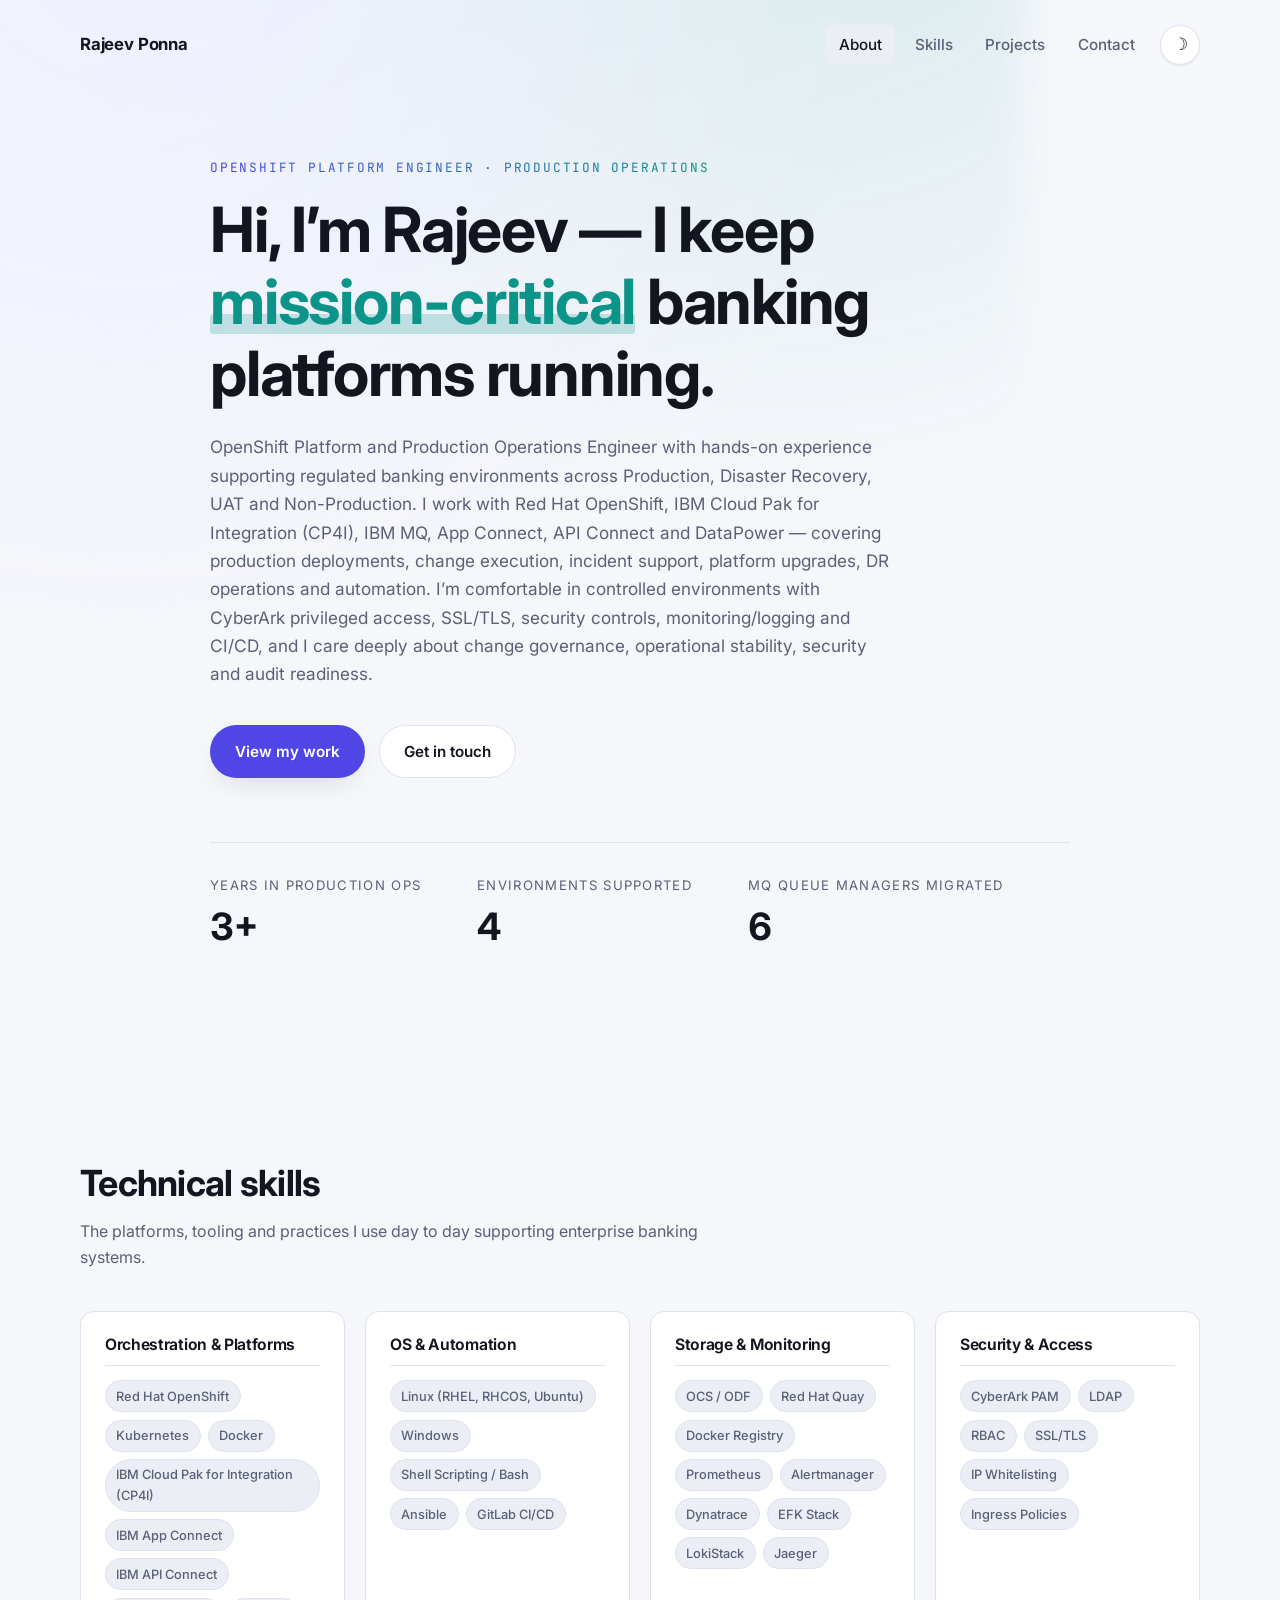
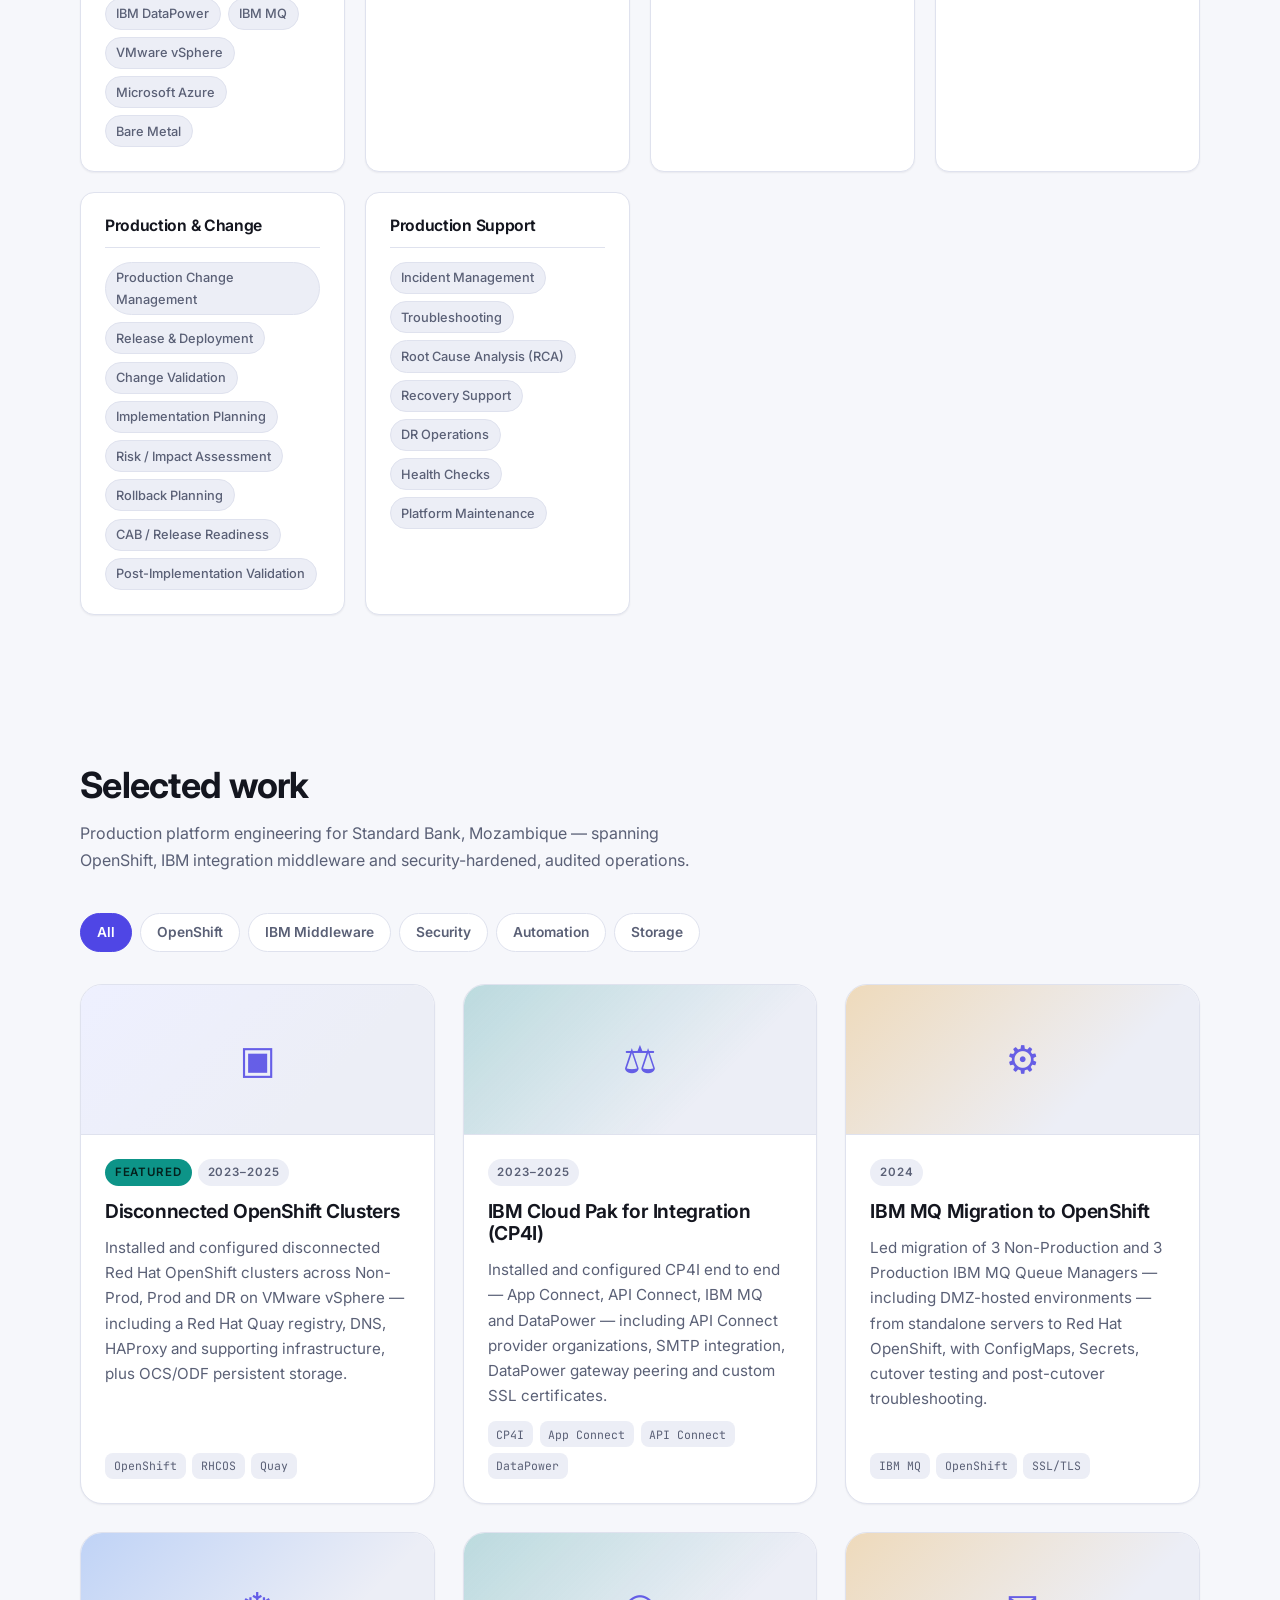
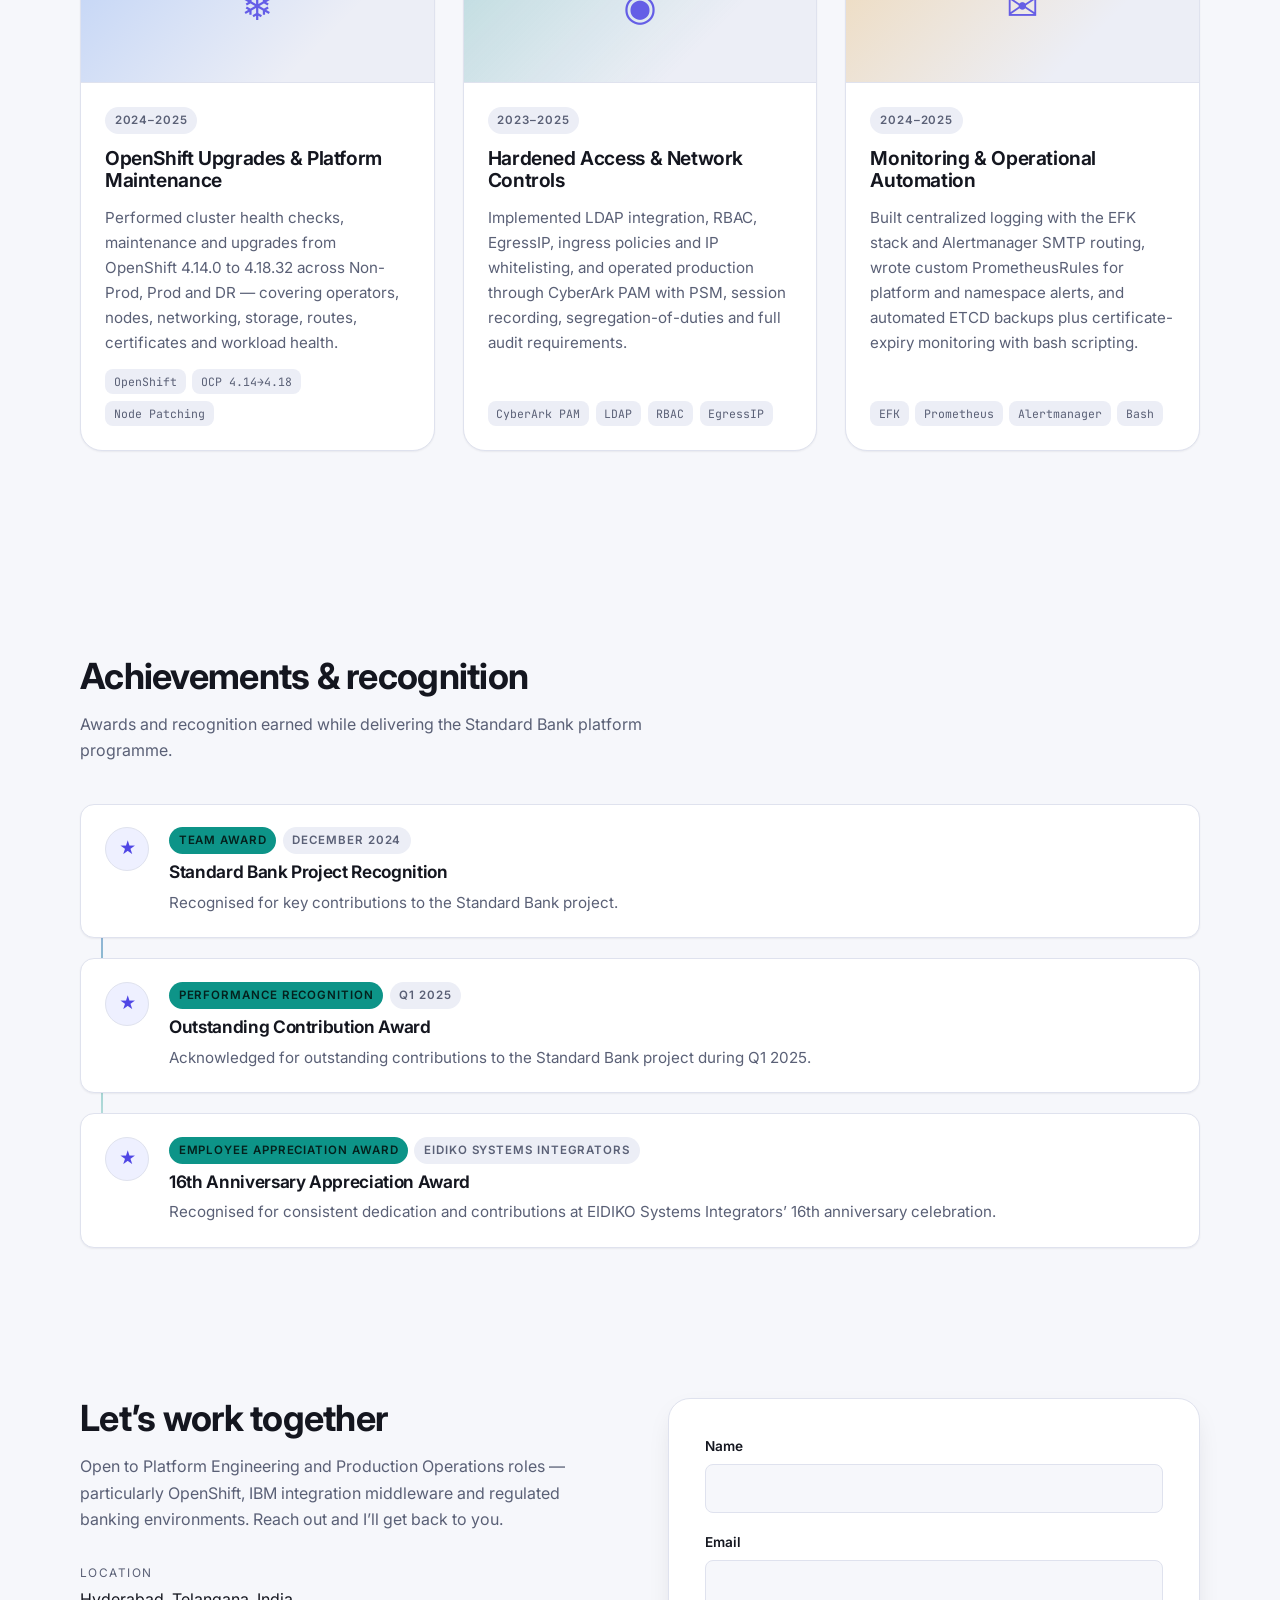
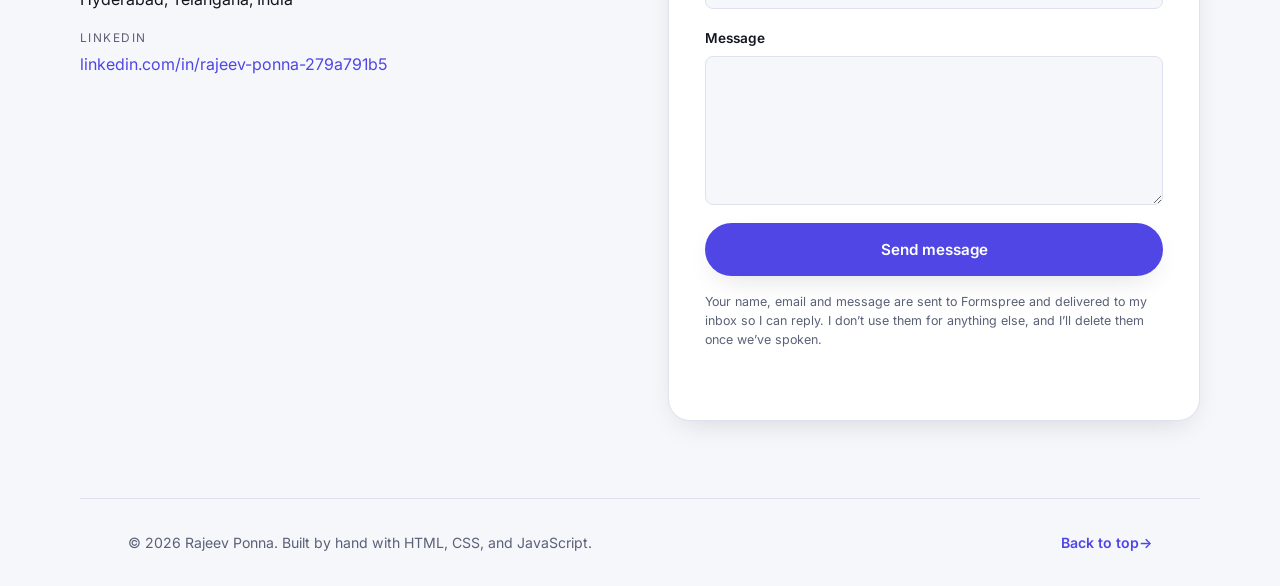
<file: index.html>
<!DOCTYPE html>
<html lang="en">
<head>
  <meta charset="UTF-8" />
  <meta name="viewport" content="width=device-width, initial-scale=1.0" />
  <meta name="description" content="Portfolio of Rajeev Ponna, an OpenShift Platform & Production Operations Engineer supporting regulated banking environments." />
  <title>Rajeev Ponna &mdash; OpenShift Platform Engineer</title>
  <link rel="preconnect" href="https://fonts.googleapis.com" />
  <link rel="preconnect" href="https://fonts.gstatic.com" crossorigin />
  <link
    href="https://fonts.googleapis.com/css2?family=Inter:wght@400;500;600;700&family=JetBrains+Mono:wght@500&display=swap"
    rel="stylesheet"
  />
  <link rel="stylesheet" href="styles.css" />
</head>
<body>
  <a class="skip-link" href="#main">Skip to content</a>

  <header class="site-header" id="top">
    <nav class="nav" aria-label="Main navigation">
      <a class="nav__brand" href="#top">Rajeev&nbsp;Ponna</a>
      <button
        class="nav__toggle"
        type="button"
        aria-expanded="false"
        aria-controls="nav-menu"
        aria-label="Toggle navigation menu"
      >
        <span class="nav__toggle-bar"></span>
        <span class="nav__toggle-bar"></span>
        <span class="nav__toggle-bar"></span>
      </button>
      <ul class="nav__menu" id="nav-menu">
        <li><a href="#about">About</a></li>
        <li><a href="#skills">Skills</a></li>
        <li><a href="#projects">Projects</a></li>
        <li><a href="#contact">Contact</a></li>
        <li>
          <button class="theme-toggle" type="button" aria-label="Toggle color theme" title="Toggle color theme">
            <span class="theme-toggle__icon" aria-hidden="true">&#9789;</span>
          </button>
        </li>
      </ul>
    </nav>

    <div class="hero" id="about">
      <p class="hero__eyebrow">OpenShift Platform Engineer &middot; Production Operations</p>
      <h1 class="hero__title">
        Hi, I&rsquo;m Rajeev &mdash; I keep <span class="highlight">mission-critical</span> banking platforms running.
      </h1>
      <p class="hero__bio">
        OpenShift Platform and Production Operations Engineer with hands-on experience supporting regulated
        banking environments across Production, Disaster Recovery, UAT and Non-Production. I work with Red Hat
        OpenShift, IBM Cloud Pak for Integration (CP4I), IBM MQ, App Connect, API Connect and DataPower &mdash;
        covering production deployments, change execution, incident support, platform upgrades, DR operations
        and automation. I&rsquo;m comfortable in controlled environments with CyberArk privileged access,
        SSL/TLS, security controls, monitoring/logging and CI/CD, and I care deeply about change governance,
        operational stability, security and audit readiness.
      </p>
      <div class="hero__actions">
        <a class="btn btn--primary" href="#projects">View my work</a>
        <a class="btn btn--ghost" href="#contact">Get in touch</a>
      </div>
      <dl class="hero__stats">
        <div class="stat">
          <dt class="stat__label">Years in production ops</dt>
          <dd class="stat__value" data-count-to="3" data-suffix="+">0</dd>
        </div>
        <div class="stat">
          <dt class="stat__label">Environments supported</dt>
          <dd class="stat__value" data-count-to="4">0</dd>
        </div>
        <div class="stat">
          <dt class="stat__label">MQ queue managers migrated</dt>
          <dd class="stat__value" data-count-to="6">0</dd>
        </div>
      </dl>
    </div>
  </header>

  <main id="main">
    <section class="section section--skills" id="skills" aria-labelledby="skills-heading">
      <div class="section__head">
        <h2 class="section__title" id="skills-heading">Technical skills</h2>
        <p class="section__intro">
          The platforms, tooling and practices I use day to day supporting enterprise banking systems.
        </p>
      </div>

      <div class="skills">
        <article class="skill-group">
          <h3 class="skill-group__title">Orchestration &amp; Platforms</h3>
          <ul class="skill-list">
            <li>Red Hat OpenShift</li>
            <li>Kubernetes</li>
            <li>Docker</li>
            <li>IBM Cloud Pak for Integration (CP4I)</li>
            <li>IBM App Connect</li>
            <li>IBM API Connect</li>
            <li>IBM DataPower</li>
            <li>IBM MQ</li>
            <li>VMware vSphere</li>
            <li>Microsoft Azure</li>
            <li>Bare Metal</li>
          </ul>
        </article>

        <article class="skill-group">
          <h3 class="skill-group__title">OS &amp; Automation</h3>
          <ul class="skill-list">
            <li>Linux (RHEL, RHCOS, Ubuntu)</li>
            <li>Windows</li>
            <li>Shell Scripting / Bash</li>
            <li>Ansible</li>
            <li>GitLab CI/CD</li>
          </ul>
        </article>

        <article class="skill-group">
          <h3 class="skill-group__title">Storage &amp; Monitoring</h3>
          <ul class="skill-list">
            <li>OCS / ODF</li>
            <li>Red Hat Quay</li>
            <li>Docker Registry</li>
            <li>Prometheus</li>
            <li>Alertmanager</li>
            <li>Dynatrace</li>
            <li>EFK Stack</li>
            <li>LokiStack</li>
            <li>Jaeger</li>
          </ul>
        </article>

        <article class="skill-group">
          <h3 class="skill-group__title">Security &amp; Access</h3>
          <ul class="skill-list">
            <li>CyberArk PAM</li>
            <li>LDAP</li>
            <li>RBAC</li>
            <li>SSL/TLS</li>
            <li>IP Whitelisting</li>
            <li>Ingress Policies</li>
          </ul>
        </article>

        <article class="skill-group">
          <h3 class="skill-group__title">Production &amp; Change</h3>
          <ul class="skill-list">
            <li>Production Change Management</li>
            <li>Release &amp; Deployment</li>
            <li>Change Validation</li>
            <li>Implementation Planning</li>
            <li>Risk / Impact Assessment</li>
            <li>Rollback Planning</li>
            <li>CAB / Release Readiness</li>
            <li>Post-Implementation Validation</li>
          </ul>
        </article>

        <article class="skill-group">
          <h3 class="skill-group__title">Production Support</h3>
          <ul class="skill-list">
            <li>Incident Management</li>
            <li>Troubleshooting</li>
            <li>Root Cause Analysis (RCA)</li>
            <li>Recovery Support</li>
            <li>DR Operations</li>
            <li>Health Checks</li>
            <li>Platform Maintenance</li>
          </ul>
        </article>
      </div>
    </section>

    <section class="section" id="projects" aria-labelledby="projects-heading">
      <div class="section__head">
        <h2 class="section__title" id="projects-heading">Selected work</h2>
        <p class="section__intro">
          Production platform engineering for Standard Bank, Mozambique &mdash; spanning OpenShift, IBM
          integration middleware and security-hardened, audited operations.
        </p>
      </div>

      <div class="filters" role="group" aria-label="Filter projects by technology">
        <button class="chip is-active" type="button" data-filter="all" aria-pressed="true">All</button>
        <button class="chip" type="button" data-filter="openshift" aria-pressed="false">OpenShift</button>
        <button class="chip" type="button" data-filter="ibm" aria-pressed="false">IBM Middleware</button>
        <button class="chip" type="button" data-filter="security" aria-pressed="false">Security</button>
        <button class="chip" type="button" data-filter="automation" aria-pressed="false">Automation</button>
        <button class="chip" type="button" data-filter="storage" aria-pressed="false">Storage</button>
      </div>

      <ul class="project-grid" id="project-grid">
        <li class="card" data-tags="openshift storage" data-featured="true">
          <div class="card__media" aria-hidden="true">
            <span class="card__glyph">&#9635;</span>
          </div>
          <div class="card__body">
            <div class="card__meta">
              <span class="pill pill--featured">Featured</span>
              <span class="pill">2023&ndash;2025</span>
            </div>
            <h3 class="card__title">Disconnected OpenShift Clusters</h3>
            <p class="card__text">
              Installed and configured disconnected Red Hat OpenShift clusters across Non-Prod, Prod and
              DR on VMware vSphere &mdash; including a Red Hat Quay registry, DNS, HAProxy and supporting
              infrastructure, plus OCS/ODF persistent storage.
            </p>
            <ul class="tags" aria-label="Technologies used">
              <li>OpenShift</li>
              <li>RHCOS</li>
              <li>Quay</li>
            </ul>
          </div>
        </li>

        <li class="card" data-tags="ibm openshift">
          <div class="card__media card__media--alt" aria-hidden="true">
            <span class="card__glyph">&#9878;</span>
          </div>
          <div class="card__body">
            <div class="card__meta"><span class="pill">2023&ndash;2025</span></div>
            <h3 class="card__title">IBM Cloud Pak for Integration (CP4I)</h3>
            <p class="card__text">
              Installed and configured CP4I end to end &mdash; App Connect, API Connect, IBM MQ and DataPower
              &mdash; including API Connect provider organizations, SMTP integration, DataPower gateway
              peering and custom SSL certificates.
            </p>
            <ul class="tags" aria-label="Technologies used">
              <li>CP4I</li>
              <li>App Connect</li>
              <li>API Connect</li>
              <li>DataPower</li>
            </ul>
          </div>
        </li>

        <li class="card" data-tags="ibm openshift">
          <div class="card__media card__media--warm" aria-hidden="true">
            <span class="card__glyph">&#9881;</span>
          </div>
          <div class="card__body">
            <div class="card__meta"><span class="pill">2024</span></div>
            <h3 class="card__title">IBM MQ Migration to OpenShift</h3>
            <p class="card__text">
              Led migration of 3 Non-Production and 3 Production IBM MQ Queue Managers &mdash; including
              DMZ-hosted environments &mdash; from standalone servers to Red Hat OpenShift, with ConfigMaps,
              Secrets, cutover testing and post-cutover troubleshooting.
            </p>
            <ul class="tags" aria-label="Technologies used">
              <li>IBM MQ</li>
              <li>OpenShift</li>
              <li>SSL/TLS</li>
            </ul>
          </div>
        </li>

        <li class="card" data-tags="openshift">
          <div class="card__media card__media--cool" aria-hidden="true">
            <span class="card__glyph">&#10052;</span>
          </div>
          <div class="card__body">
            <div class="card__meta"><span class="pill">2024&ndash;2025</span></div>
            <h3 class="card__title">OpenShift Upgrades &amp; Platform Maintenance</h3>
            <p class="card__text">
              Performed cluster health checks, maintenance and upgrades from OpenShift 4.14.0 to 4.18.32
              across Non-Prod, Prod and DR &mdash; covering operators, nodes, networking, storage, routes,
              certificates and workload health.
            </p>
            <ul class="tags" aria-label="Technologies used">
              <li>OpenShift</li>
              <li>OCP 4.14&rarr;4.18</li>
              <li>Node Patching</li>
            </ul>
          </div>
        </li>

        <li class="card" data-tags="security openshift">
          <div class="card__media card__media--alt" aria-hidden="true">
            <span class="card__glyph">&#9673;</span>
          </div>
          <div class="card__body">
            <div class="card__meta"><span class="pill">2023&ndash;2025</span></div>
            <h3 class="card__title">Hardened Access &amp; Network Controls</h3>
            <p class="card__text">
              Implemented LDAP integration, RBAC, EgressIP, ingress policies and IP whitelisting, and
              operated production through CyberArk PAM with PSM, session recording, segregation-of-duties
              and full audit requirements.
            </p>
            <ul class="tags" aria-label="Technologies used">
              <li>CyberArk PAM</li>
              <li>LDAP</li>
              <li>RBAC</li>
              <li>EgressIP</li>
            </ul>
          </div>
        </li>

        <li class="card" data-tags="automation openshift storage">
          <div class="card__media card__media--warm" aria-hidden="true">
            <span class="card__glyph">&#9993;</span>
          </div>
          <div class="card__body">
            <div class="card__meta"><span class="pill">2024&ndash;2025</span></div>
            <h3 class="card__title">Monitoring &amp; Operational Automation</h3>
            <p class="card__text">
              Built centralized logging with the EFK stack and Alertmanager SMTP routing, wrote custom
              PrometheusRules for platform and namespace alerts, and automated ETCD backups plus
              certificate-expiry monitoring with bash scripting.
            </p>
            <ul class="tags" aria-label="Technologies used">
              <li>EFK</li>
              <li>Prometheus</li>
              <li>Alertmanager</li>
              <li>Bash</li>
            </ul>
          </div>
        </li>
      </ul>

      <p class="empty-state" id="empty-state" hidden>
        No projects match that filter yet &mdash; try another technology.
      </p>
    </section>

    <section class="section section--achievements" id="achievements" aria-labelledby="achievements-heading">
      <div class="section__head">
        <h2 class="section__title" id="achievements-heading">Achievements &amp; recognition</h2>
        <p class="section__intro">
          Awards and recognition earned while delivering the Standard Bank platform programme.
        </p>
      </div>

      <ul class="timeline">
        <li class="timeline__item">
          <div class="timeline__marker" aria-hidden="true">&#9733;</div>
          <div class="timeline__content">
            <div class="timeline__meta">
              <span class="pill pill--featured">Team Award</span>
              <span class="pill">December 2024</span>
            </div>
            <h3 class="timeline__title">Standard Bank Project Recognition</h3>
            <p class="timeline__text">
              Recognised for key contributions to the Standard Bank project.
            </p>
          </div>
        </li>

        <li class="timeline__item">
          <div class="timeline__marker" aria-hidden="true">&#9733;</div>
          <div class="timeline__content">
            <div class="timeline__meta">
              <span class="pill pill--featured">Performance Recognition</span>
              <span class="pill">Q1 2025</span>
            </div>
            <h3 class="timeline__title">Outstanding Contribution Award</h3>
            <p class="timeline__text">
              Acknowledged for outstanding contributions to the Standard Bank project during Q1 2025.
            </p>
          </div>
        </li>

        <li class="timeline__item">
          <div class="timeline__marker" aria-hidden="true">&#9733;</div>
          <div class="timeline__content">
            <div class="timeline__meta">
              <span class="pill pill--featured">Employee Appreciation Award</span>
              <span class="pill">EIDIKO Systems Integrators</span>
            </div>
            <h3 class="timeline__title">16th Anniversary Appreciation Award</h3>
            <p class="timeline__text">
              Recognised for consistent dedication and contributions at EIDIKO Systems Integrators&rsquo;
              16th anniversary celebration.
            </p>
          </div>
        </li>
      </ul>
    </section>

    <section class="section section--contact" id="contact" aria-labelledby="contact-heading">
      <div class="contact">
        <div class="contact__intro">
          <h2 class="section__title" id="contact-heading">Let&rsquo;s work together</h2>
          <p class="section__intro">
            Open to Platform Engineering and Production Operations roles &mdash; particularly OpenShift,
            IBM integration middleware and regulated banking environments. Reach out and I&rsquo;ll get
            back to you.
          </p>
          <ul class="contact__list">
            <li>
              <span class="contact__label">Location</span>
              <span>Hyderabad, Telangana, India</span>
            </li>
            <li>
              <span class="contact__label">LinkedIn</span>
              <a href="https://linkedin.com/in/rajeev-ponna-279a791b5" rel="noopener noreferrer" target="_blank">linkedin.com/in/rajeev-ponna-279a791b5</a>
            </li>
          </ul>
        </div>

        <form
          class="contact__form"
          id="contact-form"
          action="https://formspree.io/f/myewovev"
          method="POST"
          novalidate
        >
          <input type="hidden" name="_subject" value="New portfolio enquiry" />
          <p class="honeypot" aria-hidden="true">
            <label for="_gotcha">Leave this field empty</label>
            <input id="_gotcha" type="text" name="_gotcha" tabindex="-1" autocomplete="off" />
          </p>

          <div class="field">
            <label for="name">Name</label>
            <input id="name" name="name" type="text" autocomplete="name" required aria-describedby="name-error" />
            <p class="field__error" id="name-error" role="alert" hidden>Please tell me your name.</p>
          </div>

          <div class="field">
            <label for="email">Email</label>
            <input id="email" name="email" type="email" autocomplete="email" required aria-describedby="email-error" />
            <p class="field__error" id="email-error" role="alert" hidden>Please enter a valid email address.</p>
          </div>

          <div class="field">
            <label for="message">Message</label>
            <textarea id="message" name="message" rows="5" required aria-describedby="message-error"></textarea>
            <p class="field__error" id="message-error" role="alert" hidden>Please add a short message.</p>
          </div>

          <button class="btn btn--primary btn--wide" type="submit">Send message</button>
          <p class="form-note">
            Your name, email and message are sent to Formspree and delivered to my inbox so I can reply.
            I don&rsquo;t use them for anything else, and I&rsquo;ll delete them once we&rsquo;ve spoken.
          </p>
          <p class="form-status" id="form-status" role="status" aria-live="polite"></p>
        </form>
      </div>
    </section>
  </main>

  <footer class="site-footer">
    <p>&copy; <span id="year">2025</span> Rajeev Ponna. Built by hand with HTML, CSS, and JavaScript.</p>
    <a class="link" href="#top">Back to top</a>
  </footer>

  <script src="script.js" defer></script>
</body>
</html>
</file>
<file: styles.css>
/* ==========================================================================
   Theme tokens
   ========================================================================== */
:root {
  --font-sans: "Inter", system-ui, -apple-system, "Segoe UI", Roboto, sans-serif;
  --font-mono: "JetBrains Mono", ui-monospace, SFMono-Regular, Menlo, monospace;

  --bg: #f6f7fb;
  --bg-elevated: #ffffff;
  --bg-subtle: #eceef6;
  --text: #14161f;
  --text-muted: #5a6076;
  --border: #dfe2ee;

  --accent: #4f46e5;
  --accent-soft: #eef0ff;
  --accent-strong: #3730a3;
  --highlight: #0d9488;
  --gradient-text: linear-gradient(135deg, #4f46e5 0%, #0d9488 100%);

  --shadow-sm: 0 1px 2px rgba(20, 22, 31, 0.06);
  --shadow-md: 0 10px 30px -12px rgba(20, 22, 31, 0.18);
  --shadow-lg: 0 24px 60px -24px rgba(20, 22, 31, 0.28);

  --radius-sm: 8px;
  --radius: 14px;
  --radius-lg: 22px;

  --space-section: clamp(4rem, 8vw, 7rem);
  --content-width: 1120px;

  --ease: cubic-bezier(0.22, 1, 0.36, 1);
}

[data-theme="dark"] {
  --bg: #0d0f16;
  --bg-elevated: #161923;
  --bg-subtle: #1d2130;
  --text: #eef0f7;
  --text-muted: #a2a8bd;
  --border: #2a2f42;

  --accent: #8b8bff;
  --accent-soft: #1e2140;
  --accent-strong: #b5b4ff;
  --highlight: #2dd4bf;
  --gradient-text: linear-gradient(135deg, #a5b4fc 0%, #2dd4bf 100%);

  --shadow-sm: 0 1px 2px rgba(0, 0, 0, 0.5);
  --shadow-md: 0 10px 30px -12px rgba(0, 0, 0, 0.7);
  --shadow-lg: 0 24px 60px -24px rgba(0, 0, 0, 0.8);
}

/* ==========================================================================
   Base
   ========================================================================== */
*,
*::before,
*::after {
  box-sizing: border-box;
}

html {
  scroll-behavior: smooth;
}

body {
  margin: 0;
  background: var(--bg);
  color: var(--text);
  font-family: var(--font-sans);
  font-size: 16px;
  line-height: 1.65;
  -webkit-font-smoothing: antialiased;
  transition: background-color 0.3s var(--ease), color 0.3s var(--ease);
}

h1,
h2,
h3 {
  line-height: 1.15;
  letter-spacing: -0.02em;
  margin: 0;
}

p {
  margin: 0;
}

ul {
  list-style: none;
  margin: 0;
  padding: 0;
}

a {
  color: var(--accent);
  text-decoration: none;
}

a:hover {
  text-decoration: underline;
}

img {
  max-width: 100%;
  display: block;
}

:focus-visible {
  outline: 3px solid var(--accent);
  outline-offset: 3px;
  border-radius: 4px;
}

.skip-link {
  position: absolute;
  left: 1rem;
  top: -100px;
  z-index: 100;
  padding: 0.65rem 1rem;
  background: var(--accent);
  color: #fff;
  border-radius: var(--radius-sm);
  transition: top 0.2s var(--ease);
}

.skip-link:focus {
  top: 1rem;
  text-decoration: none;
}

/* ==========================================================================
   Layout helpers
   ========================================================================== */
.site-header,
 main,
.site-footer {
  padding-inline: clamp(1.25rem, 5vw, 3rem);
}

.nav,
.hero,
.section,
.site-footer {
  max-width: var(--content-width);
  margin-inline: auto;
}

/* ==========================================================================
   Navigation
   ========================================================================== */
.site-header {
  position: relative;
  overflow: hidden;
  padding-top: 1.5rem;
  padding-bottom: var(--space-section);
}

/* Soft ambient gradient behind the hero */
.site-header::before {
  content: "";
  position: absolute;
  inset: -40% 20% 30% -20%;
  background: radial-gradient(circle at 30% 30%, var(--accent-soft), transparent 60%),
    radial-gradient(circle at 80% 10%, rgba(13, 148, 136, 0.16), transparent 55%);
  filter: blur(20px);
  z-index: -1;
  pointer-events: none;
}

.nav {
  display: flex;
  align-items: center;
  justify-content: space-between;
  gap: 1rem;
  position: relative;
  z-index: 2;
}

.nav__brand {
  font-weight: 700;
  font-size: 1.05rem;
  letter-spacing: -0.01em;
  color: var(--text);
}

.nav__menu {
  display: flex;
  align-items: center;
  gap: 0.35rem;
}

.nav__menu a {
  display: block;
  padding: 0.5rem 0.85rem;
  border-radius: var(--radius-sm);
  color: var(--text-muted);
  font-weight: 500;
  font-size: 0.95rem;
  transition: color 0.2s var(--ease), background-color 0.2s var(--ease);
}

.nav__menu a:hover,
.nav__menu a.is-current {
  color: var(--text);
  background: var(--bg-subtle);
  text-decoration: none;
}

.nav__toggle {
  display: none;
  flex-direction: column;
  gap: 4px;
  padding: 0.55rem;
  background: var(--bg-elevated);
  border: 1px solid var(--border);
  border-radius: var(--radius-sm);
  cursor: pointer;
}

.nav__toggle-bar {
  display: block;
  width: 20px;
  height: 2px;
  background: var(--text);
  border-radius: 2px;
}

.theme-toggle {
  margin-left: 0.35rem;
  width: 40px;
  height: 40px;
  display: grid;
  place-items: center;
  font-size: 1.05rem;
  background: var(--bg-elevated);
  color: var(--text);
  border: 1px solid var(--border);
  border-radius: 50%;
  cursor: pointer;
  box-shadow: var(--shadow-sm);
  transition: transform 0.25s var(--ease), background-color 0.25s var(--ease);
}

.theme-toggle:hover {
  transform: rotate(-18deg) scale(1.06);
}

/* ==========================================================================
   Hero
   ========================================================================== */
.hero {
  position: relative;
  z-index: 1;
  padding-top: clamp(3rem, 7vw, 5.5rem);
  max-width: 860px;
}

.hero__eyebrow {
  font-family: var(--font-mono);
  font-size: 0.8rem;
  text-transform: uppercase;
  letter-spacing: 0.14em;
  color: var(--accent);
  background: var(--gradient-text);
  -webkit-background-clip: text;
  background-clip: text;
  -webkit-text-fill-color: transparent;
  display: inline-block;
  margin-bottom: 1rem;
}

.hero__title {
  font-size: clamp(2.15rem, 6vw, 3.9rem);
  font-weight: 700;
}

.highlight {
  color: var(--highlight);
  position: relative;
  white-space: nowrap;
}

.highlight::after {
  content: "";
  position: absolute;
  left: 0;
  right: 0;
  bottom: 0.08em;
  height: 0.32em;
  background: color-mix(in srgb, var(--highlight) 22%, transparent);
  border-radius: 3px;
  z-index: -1;
}

.hero__bio {
  margin-top: 1.5rem;
  max-width: 62ch;
  font-size: 1.075rem;
  color: var(--text-muted);
}

.hero__actions {
  display: flex;
  flex-wrap: wrap;
  gap: 0.85rem;
  margin-top: 2.25rem;
}

.hero__stats {
  display: flex;
  flex-wrap: wrap;
  gap: clamp(1.5rem, 5vw, 3.5rem);
  margin: clamp(2.5rem, 6vw, 4rem) 0 0;
  padding-top: 2rem;
  border-top: 1px solid var(--border);
}

.stat__value {
  margin: 0;
  font-size: clamp(1.7rem, 4vw, 2.35rem);
  font-weight: 700;
  font-variant-numeric: tabular-nums;
  color: var(--text);
}

.stat__label {
  font-size: 0.82rem;
  text-transform: uppercase;
  letter-spacing: 0.1em;
  color: var(--text-muted);
}

/* ==========================================================================
   Buttons
   ========================================================================== */
.btn {
  display: inline-flex;
  align-items: center;
  justify-content: center;
  gap: 0.5rem;
  padding: 0.8rem 1.5rem;
  font: inherit;
  font-weight: 600;
  font-size: 0.95rem;
  border-radius: 999px;
  border: 1px solid transparent;
  cursor: pointer;
  transition: transform 0.2s var(--ease), box-shadow 0.2s var(--ease),
    background-color 0.2s var(--ease), border-color 0.2s var(--ease);
}

.btn:hover {
  text-decoration: none;
  transform: translateY(-2px);
}

.btn:active {
  transform: translateY(0);
}

.btn[disabled] {
  opacity: 0.65;
  cursor: not-allowed;
  transform: none;
}

.btn--primary {
  background: var(--accent);
  color: #fff;
  box-shadow: var(--shadow-md);
}

.btn--primary:hover {
  background: var(--accent-strong);
}

.btn--ghost {
  background: var(--bg-elevated);
  color: var(--text);
  border-color: var(--border);
}

.btn--ghost:hover {
  border-color: var(--accent);
  color: var(--accent);
}

.btn--wide {
  width: 100%;
}

/* ==========================================================================
   Sections
   ========================================================================== */
.section {
  padding-block: var(--space-section);
}

.section--contact {
  padding-bottom: clamp(3rem, 6vw, 5rem);
}

.section__head {
  max-width: 620px;
  margin-bottom: 2.5rem;
}

.section__title {
  font-size: clamp(1.6rem, 3.6vw, 2.25rem);
  font-weight: 700;
}

.section__intro {
  margin-top: 0.85rem;
  color: var(--text-muted);
}

/* ==========================================================================
   Skills
   ========================================================================== */
.section--skills {
  padding-bottom: clamp(2rem, 4vw, 3rem);
}

.skills {
  display: grid;
  gap: 1.25rem;
  grid-template-columns: repeat(auto-fill, minmax(260px, 1fr));
}

.skill-group {
  padding: 1.5rem;
  background: var(--bg-elevated);
  border: 1px solid var(--border);
  border-radius: var(--radius);
  box-shadow: var(--shadow-sm);
  transition: transform 0.3s var(--ease), border-color 0.3s var(--ease),
    box-shadow 0.3s var(--ease);
}

.skill-group:hover {
  transform: translateY(-4px);
  border-color: color-mix(in srgb, var(--accent) 40%, var(--border));
  box-shadow: var(--shadow-md);
}

.skill-group__title {
  font-size: 0.98rem;
  font-weight: 650;
  margin-bottom: 0.9rem;
  padding-bottom: 0.7rem;
  border-bottom: 1px solid var(--border);
}

.skill-list {
  display: flex;
  flex-wrap: wrap;
  gap: 0.45rem;
}

.skill-list li {
  font-size: 0.8rem;
  font-weight: 500;
  padding: 0.28rem 0.65rem;
  border-radius: 999px;
  background: var(--bg-subtle);
  color: var(--text-muted);
  border: 1px solid var(--border);
}

/* ==========================================================================
   Achievements timeline
   ========================================================================== */
.section--achievements {
  padding-bottom: clamp(2rem, 4vw, 3rem);
}

.timeline {
  position: relative;
  display: grid;
  gap: 1.25rem;
  padding-left: 0;
}

.timeline::before {
  content: "";
  position: absolute;
  top: 0.75rem;
  bottom: 0.75rem;
  left: 21px;
  width: 2px;
  background: linear-gradient(to bottom, var(--accent), var(--highlight), transparent);
  opacity: 0.5;
}

.timeline__item {
  position: relative;
  display: flex;
  gap: 1.25rem;
  padding: 1.4rem 1.5rem;
  background: var(--bg-elevated);
  border: 1px solid var(--border);
  border-radius: var(--radius);
  box-shadow: var(--shadow-sm);
  transition: transform 0.3s var(--ease), border-color 0.3s var(--ease),
    box-shadow 0.3s var(--ease);
}

.timeline__item:hover {
  transform: translateX(4px);
  border-color: color-mix(in srgb, var(--accent) 40%, var(--border));
  box-shadow: var(--shadow-md);
}

.timeline__marker {
  flex: 0 0 auto;
  display: grid;
  place-items: center;
  width: 44px;
  height: 44px;
  font-size: 1.05rem;
  border-radius: 50%;
  background: var(--accent-soft);
  color: var(--accent);
  border: 1px solid var(--border);
}

.timeline__content {
  display: grid;
  gap: 0.5rem;
  align-content: start;
}

.timeline__meta {
  display: flex;
  flex-wrap: wrap;
  gap: 0.4rem;
  align-items: center;
}

.timeline__title {
  font-size: 1.08rem;
  font-weight: 650;
}

.timeline__text {
  color: var(--text-muted);
  font-size: 0.95rem;
}

/* ==========================================================================
   Filters
   ========================================================================== */
.filters {
  display: flex;
  flex-wrap: wrap;
  gap: 0.5rem;
  margin-bottom: 2rem;
}

.chip {
  font: inherit;
  font-size: 0.86rem;
  font-weight: 600;
  padding: 0.45rem 1rem;
  border-radius: 999px;
  border: 1px solid var(--border);
  background: var(--bg-elevated);
  color: var(--text-muted);
  cursor: pointer;
  transition: all 0.2s var(--ease);
}

.chip:hover {
  color: var(--text);
  border-color: var(--accent);
}

.chip.is-active {
  background: var(--accent);
  border-color: var(--accent);
  color: #fff;
}

/* ==========================================================================
   Project cards
   ========================================================================== */
.project-grid {
  display: grid;
  gap: 1.75rem;
  grid-template-columns: repeat(auto-fill, minmax(300px, 1fr));
}

.card {
  display: flex;
  flex-direction: column;
  background: var(--bg-elevated);
  border: 1px solid var(--border);
  border-radius: var(--radius-lg);
  overflow: hidden;
  box-shadow: var(--shadow-sm);
  transition: transform 0.35s var(--ease), box-shadow 0.35s var(--ease),
    border-color 0.35s var(--ease), opacity 0.25s var(--ease);
}

.card:hover {
  transform: translateY(-6px);
  box-shadow: var(--shadow-lg);
  border-color: color-mix(in srgb, var(--accent) 40%, var(--border));
}

.card[hidden] {
  display: none;
}

.card__media {
  display: grid;
  place-items: center;
  height: 150px;
  background: linear-gradient(135deg, var(--accent-soft), transparent 70%), var(--bg-subtle);
  border-bottom: 1px solid var(--border);
}

.card__media--alt {
  background: linear-gradient(135deg, rgba(13, 148, 136, 0.22), transparent 70%), var(--bg-subtle);
}

.card__media--warm {
  background: linear-gradient(135deg, rgba(245, 158, 11, 0.25), transparent 70%), var(--bg-subtle);
}

.card__media--cool {
  background: linear-gradient(135deg, rgba(59, 130, 246, 0.25), transparent 70%), var(--bg-subtle);
}

.card__glyph {
  font-size: 2.4rem;
  color: var(--accent);
  opacity: 0.85;
  transition: transform 0.4s var(--ease);
}

.card:hover .card__glyph {
  transform: scale(1.14) rotate(-6deg);
}

.card__body {
  display: flex;
  flex-direction: column;
  gap: 0.85rem;
  padding: 1.5rem;
  flex: 1;
}

.card__meta {
  display: flex;
  flex-wrap: wrap;
  gap: 0.4rem;
  align-items: center;
}

.pill {
  font-size: 0.72rem;
  font-weight: 600;
  text-transform: uppercase;
  letter-spacing: 0.08em;
  padding: 0.25rem 0.6rem;
  border-radius: 999px;
  background: var(--bg-subtle);
  color: var(--text-muted);
}

.pill--featured {
  background: var(--highlight);
  color: #04211d;
}

[data-theme="dark"] .pill--featured {
  color: #04211d;
}

.card__title {
  font-size: 1.2rem;
  font-weight: 650;
}

.card__text {
  color: var(--text-muted);
  font-size: 0.95rem;
  flex: 1;
}

.tags {
  display: flex;
  flex-wrap: wrap;
  gap: 0.4rem;
}

.tags li {
  font-family: var(--font-mono);
  font-size: 0.72rem;
  padding: 0.2rem 0.55rem;
  border-radius: var(--radius-sm);
  background: var(--bg-subtle);
  color: var(--text-muted);
}

.card__links {
  display: flex;
  gap: 1.25rem;
  padding-top: 0.35rem;
  border-top: 1px solid var(--border);
  margin-top: 0.35rem;
}

.link {
  font-size: 0.88rem;
  font-weight: 600;
}

.link::after {
  content: " \2192";
  display: inline-block;
  transition: transform 0.2s var(--ease);
}

.link:hover::after {
  transform: translateX(3px);
}

.empty-state {
  margin-top: 2rem;
  padding: 2rem;
  text-align: center;
  color: var(--text-muted);
  background: var(--bg-elevated);
  border: 1px dashed var(--border);
  border-radius: var(--radius);
}

/* ==========================================================================
   Contact
   ========================================================================== */
.contact {
  display: grid;
  gap: clamp(2rem, 5vw, 3.5rem);
  grid-template-columns: 1fr;
}

.contact__list {
  margin-top: 2rem;
  display: grid;
  gap: 1rem;
}

.contact__list li {
  display: flex;
  flex-direction: column;
  gap: 0.15rem;
}

.contact__label {
  font-size: 0.74rem;
  text-transform: uppercase;
  letter-spacing: 0.12em;
  color: var(--text-muted);
}

.contact__form {
  display: grid;
  gap: 1.1rem;
  padding: clamp(1.5rem, 4vw, 2.25rem);
  background: var(--bg-elevated);
  border: 1px solid var(--border);
  border-radius: var(--radius-lg);
  box-shadow: var(--shadow-md);
}

.field {
  display: grid;
  gap: 0.4rem;
}

.field label {
  font-size: 0.85rem;
  font-weight: 600;
}

.field input,
.field textarea {
  font: inherit;
  font-size: 0.95rem;
  padding: 0.7rem 0.85rem;
  color: var(--text);
  background: var(--bg);
  border: 1px solid var(--border);
  border-radius: var(--radius-sm);
  resize: vertical;
  transition: border-color 0.2s var(--ease), box-shadow 0.2s var(--ease);
}

.field input:focus,
.field textarea:focus {
  outline: none;
  border-color: var(--accent);
  box-shadow: 0 0 0 3px color-mix(in srgb, var(--accent) 22%, transparent);
}

.field input[aria-invalid="true"],
.field textarea[aria-invalid="true"] {
  border-color: #dc2626;
}

.field__error {
  font-size: 0.82rem;
  color: #dc2626;
}

[data-theme="dark"] .field__error,
[data-theme="dark"] .field input[aria-invalid="true"],
[data-theme="dark"] .field textarea[aria-invalid="true"] {
  color: #fca5a5;
  border-color: #f87171;
}

.form-status {
  font-size: 0.9rem;
  font-weight: 600;
  color: var(--highlight);
  min-height: 1.2em;
}

.form-note {
  font-size: 0.78rem;
  line-height: 1.5;
  color: var(--text-muted);
}

/* Visually hidden but still present for bots - never focusable by users */
.honeypot {
  position: absolute;
  width: 1px;
  height: 1px;
  padding: 0;
  margin: -1px;
  overflow: hidden;
  clip: rect(0, 0, 0, 0);
  white-space: nowrap;
  border: 0;
}

/* ==========================================================================
   404 page
   ========================================================================== */
.error-page {
  max-width: 640px;
  margin: 0 auto;
  padding: clamp(3rem, 12vh, 9rem) clamp(1.25rem, 5vw, 3rem);
  text-align: center;
}

.error-page__code {
  font-family: var(--font-mono);
  font-size: clamp(4rem, 18vw, 9rem);
  font-weight: 500;
  line-height: 1;
  letter-spacing: -0.04em;
  margin-bottom: 1rem;
  background: linear-gradient(135deg, var(--accent), var(--highlight));
  -webkit-background-clip: text;
  background-clip: text;
  color: transparent;
}

.error-page__title {
  font-size: clamp(1.4rem, 4vw, 2rem);
  font-weight: 700;
  margin-bottom: 0.85rem;
}

.error-page__text {
  color: var(--text-muted);
  margin-bottom: 2rem;
}

.error-page__actions {
  display: flex;
  flex-wrap: wrap;
  gap: 0.85rem;
  justify-content: center;
}

/* ==========================================================================
   Footer
   ========================================================================== */
.site-footer {
  display: flex;
  flex-wrap: wrap;
  align-items: center;
  justify-content: space-between;
  gap: 0.75rem;
  padding-block: 2rem;
  border-top: 1px solid var(--border);
  color: var(--text-muted);
  font-size: 0.88rem;
}

/* ==========================================================================
   Reveal on scroll
   ========================================================================== */
.reveal {
  opacity: 0;
  transform: translateY(18px);
  transition: opacity 0.6s var(--ease), transform 0.6s var(--ease);
}

.reveal.is-visible {
  opacity: 1;
  transform: none;
}

/* ==========================================================================
   Responsive
   ========================================================================== */
@media (min-width: 860px) {
  .contact {
    grid-template-columns: 1fr 1fr;
    align-items: start;
  }
}

@media (max-width: 720px) {
  .nav__toggle {
    display: flex;
    order: 2;
  }

  .nav__menu {
    position: absolute;
    top: calc(100% + 0.5rem);
    right: 0;
    left: 0;
    flex-direction: column;
    align-items: stretch;
    gap: 0.15rem;
    padding: 0.75rem;
    background: var(--bg-elevated);
    border: 1px solid var(--border);
    border-radius: var(--radius);
    box-shadow: var(--shadow-lg);
    display: none;
  }

  .nav__menu.is-open {
    display: flex;
  }

  .nav__menu a {
    padding: 0.7rem 0.85rem;
  }

  .theme-toggle {
    margin-left: 0;
    justify-self: start;
  }

  .hero__stats {
    gap: 1.75rem;
  }

  .site-footer {
    flex-direction: column;
    align-items: flex-start;
  }
}

/* ==========================================================================
   Reduced motion
   ========================================================================== */
@media (prefers-reduced-motion: reduce) {
  html {
    scroll-behavior: auto;
  }

  *,
  *::before,
  *::after {
    animation-duration: 0.01ms !important;
    transition-duration: 0.01ms !important;
  }

  .reveal {
    opacity: 1;
    transform: none;
  }
}

@media print {
  .nav,
  .filters,
  .site-footer,
  .skip-link {
    display: none;
  }
}
</file>
